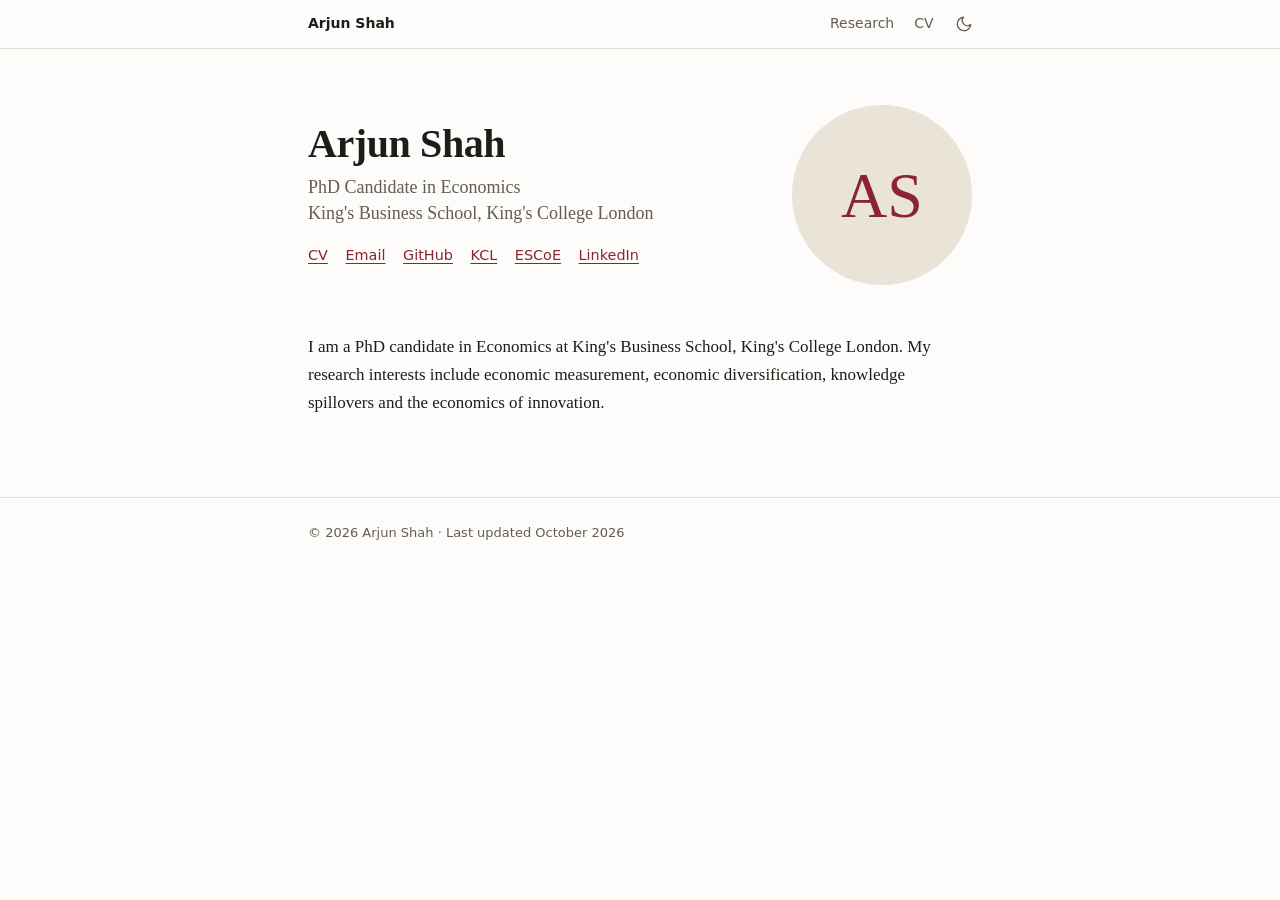
<file: index.html>
<!doctype html>
<html lang="en">
<head>
  <meta charset="utf-8">
  <meta name="viewport" content="width=device-width, initial-scale=1">

  <!-- EDIT: page title and description are what Google and link previews show -->
  <title>Arjun Shah | Economics PhD Candidate, King's Business School</title>
  <meta name="description" content="Arjun Shah is a PhD candidate in Economics at King's Business School, King's College London. Research on economic measurement, economic diversification, knowledge spillovers and the economics of innovation.">
  <meta name="author" content="Arjun Shah">

  <meta property="og:type" content="website">
  <meta property="og:title" content="Arjun Shah | Economics PhD Candidate, King's Business School">
  <meta property="og:description" content="PhD candidate in Economics at King's Business School, King's College London.">

  <link rel="icon" href="assets/favicon.svg" type="image/svg+xml">
  <link rel="stylesheet" href="style.css">
  <script src="theme.js"></script>
</head>
<body>
  <a class="skip-link" href="#main">Skip to content</a>

  <!-- EDIT: the nav and footer are repeated on both pages (index, research).
       Change them in both files. -->
  <nav class="site-nav" aria-label="Site">
    <div class="wrap">
      <a class="nav-name" href="index.html" aria-current="page">Arjun Shah</a>
      <ul>
        <li><a href="research.html">Research</a></li>
        <li><a href="assets/cv_arjunshah.pdf">CV</a></li>
        <!-- Light/dark mode switch. Hidden until theme.js loads, since it needs JavaScript. -->
        <li hidden>
          <button class="theme-toggle" type="button" aria-label="Switch to dark mode">
            <svg class="icon-moon" viewBox="0 0 24 24" fill="none" stroke="currentColor" stroke-width="1.75" stroke-linecap="round" stroke-linejoin="round" aria-hidden="true"><path d="M21 12.8A9 9 0 1 1 11.2 3a7 7 0 0 0 9.8 9.8z"/></svg>
            <svg class="icon-sun" viewBox="0 0 24 24" fill="none" stroke="currentColor" stroke-width="1.75" stroke-linecap="round" stroke-linejoin="round" aria-hidden="true"><circle cx="12" cy="12" r="4.5"/><path d="M12 2v2.5M12 19.5V22M2 12h2.5M19.5 12H22M4.9 4.9l1.8 1.8M17.3 17.3l1.8 1.8M4.9 19.1l1.8-1.8M17.3 6.7l1.8-1.8"/></svg>
          </button>
        </li>
      </ul>
    </div>
  </nav>

  <main id="main" class="wrap">

    <!-- ============ INTRO ============ -->
    <header class="intro">
      <div class="intro-text">
        <h1>Arjun Shah</h1>
        <p class="role">PhD Candidate in Economics<br>King's Business School, King's College London</p>

        <ul class="links">
          <li><a href="assets/cv_arjunshah.pdf">CV</a></li>
          <li><a href="mailto:arjun.1.shah@kcl.ac.uk">Email</a></li>
          <li><a href="https://github.com/arjunshah2">GitHub</a></li>
          <li><a href="https://www.kcl.ac.uk/people/arjun-shah">KCL</a></li>
          <li><a href="https://www.escoe.ac.uk/people/arjun-shah/">ESCoE</a></li>
          <li><a href="https://www.linkedin.com/in/arjun-shah-35264315/">LinkedIn</a></li>
        </ul>
      </div>
      <!-- EDIT: replace assets/photo.svg with your headshot (square, about 600x600) and update src -->
      <img class="portrait" src="assets/photo.svg" alt="Portrait of Arjun Shah" width="180" height="180">
    </header>

    <!-- ============ ABOUT ============ -->
    <section id="about" aria-labelledby="about-h">
      <h2 id="about-h" class="visually-hidden">About</h2>
      <p>
        I am a PhD candidate in Economics at King's Business School, King's College London.
        My research interests include economic measurement, economic diversification,
        knowledge spillovers and the economics of innovation.
      </p>
      <!-- EDIT: consider adding one sentence on your job market paper's question and main
           finding, and naming your advisor(s) -->
    </section>

  </main>

  <footer class="site-footer">
    <div class="wrap">
      <!-- EDIT: update the date whenever you change the site -->
      <p>© 2026 Arjun Shah · Last updated October 2026</p>
    </div>
  </footer>
</body>
</html>
</file>
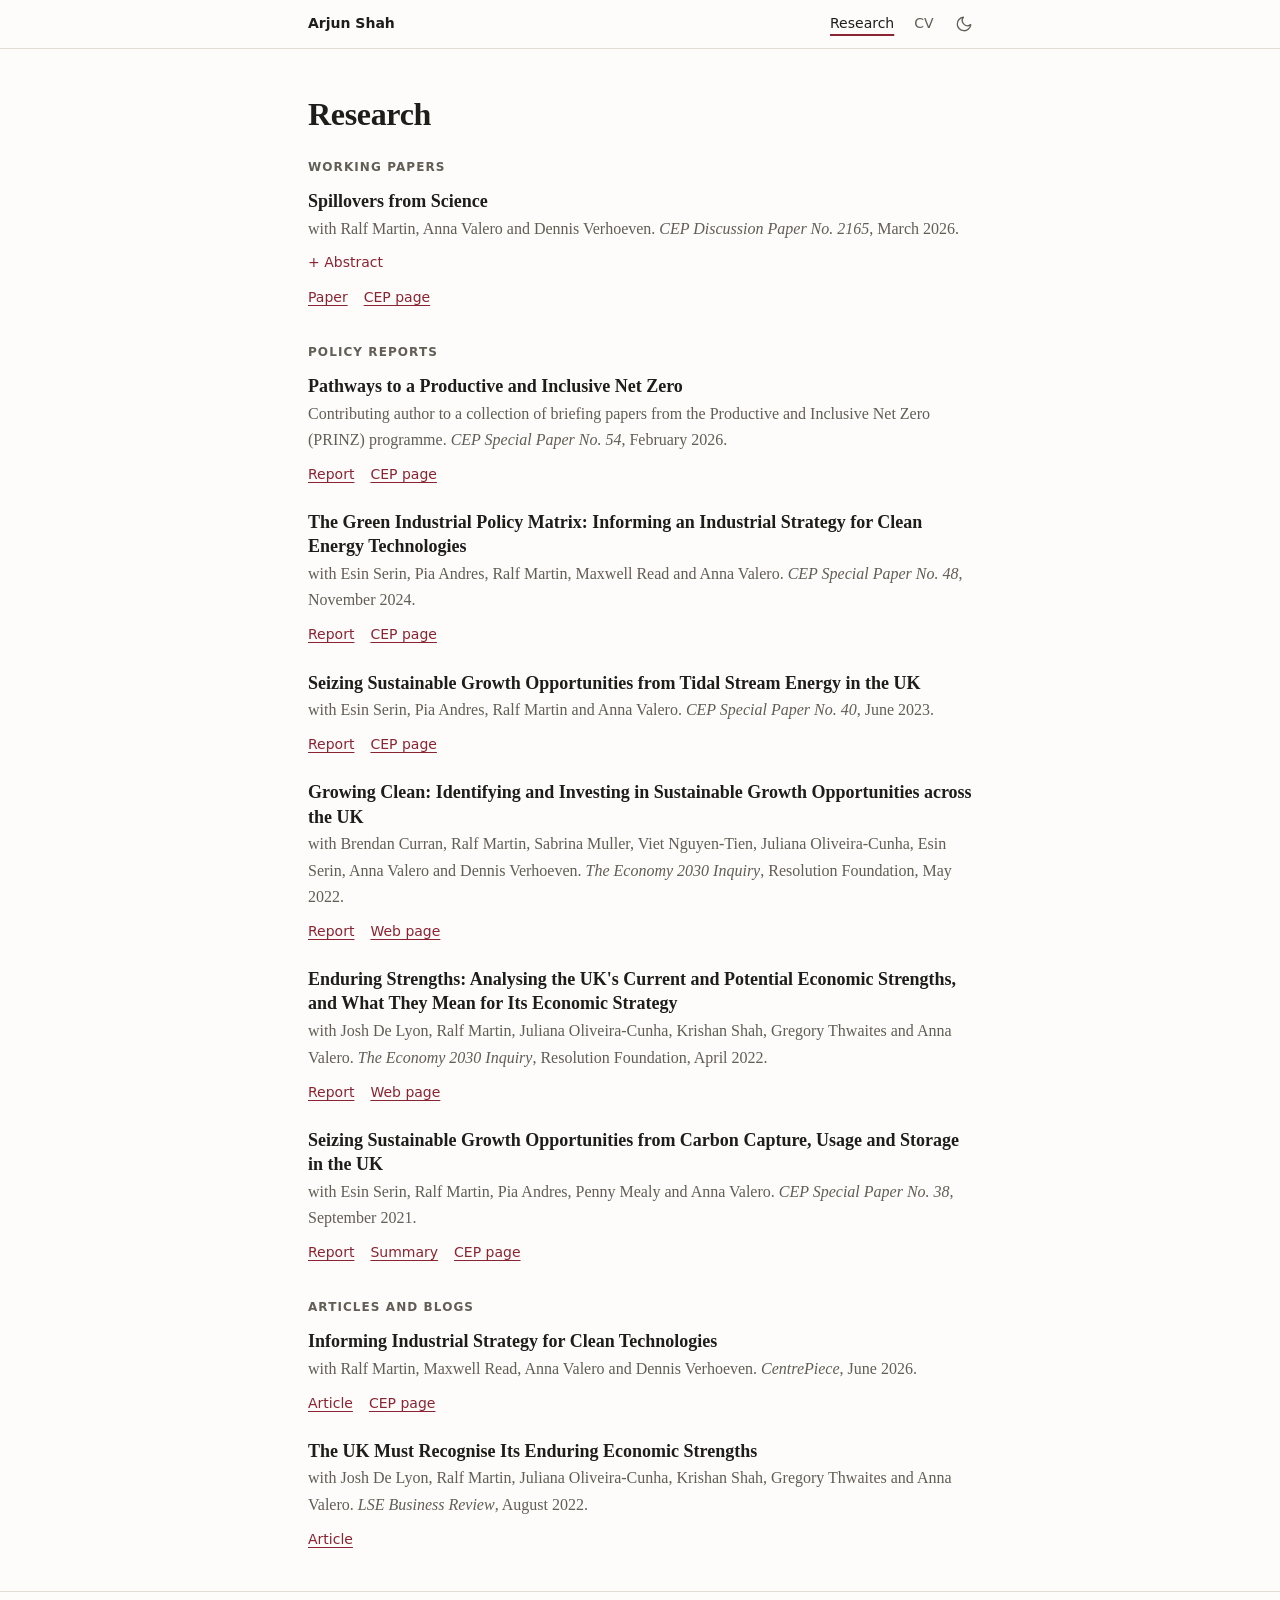
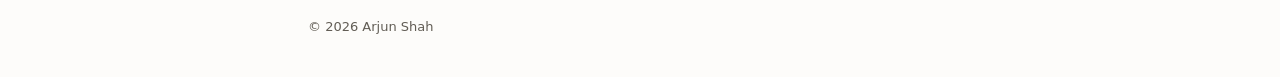
<file: research.html>
<!doctype html>
<html lang="en">
<head>
  <meta charset="utf-8">
  <meta name="viewport" content="width=device-width, initial-scale=1">

  <title>Research | Arjun Shah</title>
  <meta name="description" content="Research by Arjun Shah, PhD candidate in Economics at King's Business School, King's College London: working papers, publications, work in progress and policy reports.">
  <meta name="author" content="Arjun Shah">

  <meta property="og:type" content="website">
  <meta property="og:title" content="Research | Arjun Shah">
  <meta property="og:description" content="Working papers, publications, work in progress and policy reports.">

  <link rel="icon" href="assets/favicon.svg" type="image/svg+xml">
  <link rel="stylesheet" href="style.css">
  <script src="theme.js"></script>
</head>
<body>
  <a class="skip-link" href="#main">Skip to content</a>

  <nav class="site-nav" aria-label="Site">
    <div class="wrap">
      <a class="nav-name" href="index.html">Arjun Shah</a>
      <ul>
        <li><a href="research.html" aria-current="page">Research</a></li>
        <li><a href="assets/cv_arjunshah.pdf">CV</a></li>
        <!-- Light/dark mode switch. Hidden until theme.js loads, since it needs JavaScript. -->
        <li hidden>
          <button class="theme-toggle" type="button" aria-label="Switch to dark mode">
            <svg class="icon-moon" viewBox="0 0 24 24" fill="none" stroke="currentColor" stroke-width="1.75" stroke-linecap="round" stroke-linejoin="round" aria-hidden="true"><path d="M21 12.8A9 9 0 1 1 11.2 3a7 7 0 0 0 9.8 9.8z"/></svg>
            <svg class="icon-sun" viewBox="0 0 24 24" fill="none" stroke="currentColor" stroke-width="1.75" stroke-linecap="round" stroke-linejoin="round" aria-hidden="true"><circle cx="12" cy="12" r="4.5"/><path d="M12 2v2.5M12 19.5V22M2 12h2.5M19.5 12H22M4.9 4.9l1.8 1.8M17.3 17.3l1.8 1.8M4.9 19.1l1.8-1.8M17.3 6.7l1.8-1.8"/></svg>
          </button>
        </li>
      </ul>
    </div>
  </nav>

  <main id="main" class="wrap">
    <h1 class="page-title">Research</h1>

    <!--
    <h2 class="group">Job Market Paper</h2>
    <article class="paper featured">
      <h3>[Title of Your Job Market Paper]</h3>
      <p class="paper-meta">[Coauthors, or delete this line if solo-authored]</p>
      <p class="abstract">
        [Abstract, 100–150 words. State the question, what you do, and the headline result
        with a number in it. Readers skim this page in under a minute, so lead with the
        finding rather than the motivation.]
      </p>
      <ul class="paper-links">
        <li><a href="assets/jmp.pdf">Paper</a></li>
        <li><a href="assets/jmp-slides.pdf">Slides</a></li>
        <li><a href="https://github.com/YOUR_USERNAME/REPO">Code</a></li>
      </ul>
    </article>
    -->

    <h2 class="group">Working Papers</h2>
    <article class="paper">
      <h3>Spillovers from Science</h3>
      <p class="paper-meta">with Ralf Martin, Anna Valero and Dennis Verhoeven. <em>CEP Discussion Paper No. 2165</em>, March 2026.</p>
      <details>
        <summary>Abstract</summary>
        <p>
          Quantifying spillovers from scientific knowledge to technology is important for
          understanding the social returns to science and for designing policy. A key
          challenge is how to credit scientific work with the value generated in downstream
          technologies when ideas diffuse through chains of follow-on research. We propose a
          new measure, Science Rank, that uses the combined patent and paper citation
          network to assign a share of the private value of patented inventions to the
          scientific papers they directly or indirectly rely on. Validated against various
          types of scientific awards, the measure substantially outperforms direct
          patent-to-paper citation counts in identifying influential science. We document
          large heterogeneity in spillovers across countries, disciplines, and institutions.
          The US emerges from our analysis as a powerhouse of science spillovers, benefiting
          both domestic and foreign technology development. We apply our methodology to
          examine how different countries and individual institutions contribute to
          innovation that addresses global challenges such as climate change or more equal
          economic development. We find that a relatively large share of the total value
          generated by research in Lower and Middle Income Country (LMIC) feeds into climate
          change related innovation. We also highlight countries and institutions that are
          making particular contributions to LMIC innovation.
        </p>
      </details>
      <ul class="paper-links">
        <li><a href="https://cep.lse.ac.uk/pubs/download/dp2165.pdf">Paper</a></li>
        <li><a href="https://cep.lse.ac.uk/_new/publications/abstract.asp?index=12101">CEP page</a></li>
      </ul>
    </article>

    <!--
    <article class="paper">
      <h3>[Working Paper Title]</h3>
      <p class="paper-meta">with [Coauthor]. <em>[Status, e.g. Draft available on request]</em></p>
      <details>
        <summary>Abstract</summary>
        <p>[Abstract.]</p>
      </details>
    </article>
    -->

    <!--
    <h2 class="group">Publications</h2>
    <article class="paper">
      <h3>[Published Paper Title]</h3>
      <p class="paper-meta">with [Coauthor]. <em>[Journal or Conference]</em>, [Year].</p>
      <details>
        <summary>Abstract</summary>
        <p>[Abstract.]</p>
      </details>
      <ul class="paper-links">
        <li><a href="#">Published version</a></li>
        <li><a href="#">Preprint</a></li>
      </ul>
    </article>
    -->

    <!--
    <h2 class="group">Work in Progress</h2>
    <ul class="plain-list">
      <li>[Project Title], with [Coauthor]</li>
      <li>[Project Title]</li>
    </ul>
    -->

    <h2 class="group">Policy Reports</h2>
    <article class="paper">
      <h3>Pathways to a Productive and Inclusive Net Zero</h3>
      <p class="paper-meta">Contributing author to a collection of briefing papers from the Productive and Inclusive Net Zero (PRINZ) programme. <em>CEP Special Paper No. 54</em>, February 2026.</p>
      <ul class="paper-links">
        <li><a href="https://cep.lse.ac.uk/pubs/download/special/cepsp54.pdf">Report</a></li>
        <li><a href="https://cep.lse.ac.uk/_new/publications/abstract.asp?index=12029">CEP page</a></li>
      </ul>
    </article>

    <article class="paper">
      <h3>The Green Industrial Policy Matrix: Informing an Industrial Strategy for Clean Energy Technologies</h3>
      <p class="paper-meta">with Esin Serin, Pia Andres, Ralf Martin, Maxwell Read and Anna Valero. <em>CEP Special Paper No. 48</em>, November 2024.</p>
      <ul class="paper-links">
        <li><a href="https://cep.lse.ac.uk/pubs/download/special/cepsp48.pdf">Report</a></li>
        <li><a href="https://cep.lse.ac.uk/_new/publications/abstract.asp?index=11272">CEP page</a></li>
      </ul>
    </article>

    <article class="paper">
      <h3>Seizing Sustainable Growth Opportunities from Tidal Stream Energy in the UK</h3>
      <p class="paper-meta">with Esin Serin, Pia Andres, Ralf Martin and Anna Valero. <em>CEP Special Paper No. 40</em>, June 2023.</p>
      <ul class="paper-links">
        <li><a href="https://cep.lse.ac.uk/pubs/download/special/cepsp40.pdf">Report</a></li>
        <li><a href="https://cep.lse.ac.uk/_new/publications/abstract.asp?index=10239">CEP page</a></li>
      </ul>
    </article>

    <article class="paper">
      <h3>Growing Clean: Identifying and Investing in Sustainable Growth Opportunities across the UK</h3>
      <p class="paper-meta">with Brendan Curran, Ralf Martin, Sabrina Muller, Viet Nguyen-Tien, Juliana Oliveira-Cunha, Esin Serin, Anna Valero and Dennis Verhoeven. <em>The Economy 2030 Inquiry</em>, Resolution Foundation, May 2022.</p>
      <ul class="paper-links">
        <li><a href="https://economy2030.resolutionfoundation.org/wp-content/uploads/2022/05/Growing_clean_report.pdf">Report</a></li>
        <li><a href="https://economy2030.resolutionfoundation.org/reports/growing-clean/">Web page</a></li>
      </ul>
    </article>

    <article class="paper">
      <h3>Enduring Strengths: Analysing the UK's Current and Potential Economic Strengths, and What They Mean for Its Economic Strategy</h3>
      <p class="paper-meta">with Josh De Lyon, Ralf Martin, Juliana Oliveira-Cunha, Krishan Shah, Gregory Thwaites and Anna Valero. <em>The Economy 2030 Inquiry</em>, Resolution Foundation, April 2022.</p>
      <ul class="paper-links">
        <li><a href="https://economy2030.resolutionfoundation.org/wp-content/uploads/2022/04/Enduring_strengths.pdf">Report</a></li>
        <li><a href="https://economy2030.resolutionfoundation.org/reports/enduring-strengths/">Web page</a></li>
      </ul>
    </article>

    <article class="paper">
      <h3>Seizing Sustainable Growth Opportunities from Carbon Capture, Usage and Storage in the UK</h3>
      <p class="paper-meta">with Esin Serin, Ralf Martin, Pia Andres, Penny Mealy and Anna Valero. <em>CEP Special Paper No. 38</em>, September 2021.</p>
      <ul class="paper-links">
        <li><a href="https://cep.lse.ac.uk/pubs/download/special/cepsp38.pdf">Report</a></li>
        <li><a href="https://cep.lse.ac.uk/pubs/download/special/cepsp38_summary.pdf">Summary</a></li>
        <li><a href="https://cep.lse.ac.uk/_new/publications/abstract.asp?index=8500">CEP page</a></li>
      </ul>
    </article>

    <h2 class="group">Articles and Blogs</h2>
    <article class="paper">
      <h3>Informing Industrial Strategy for Clean Technologies</h3>
      <p class="paper-meta">with Ralf Martin, Maxwell Read, Anna Valero and Dennis Verhoeven. <em>CentrePiece</em>, June 2026.</p>
      <ul class="paper-links">
        <li><a href="https://cep.lse.ac.uk/pubs/download/cp734.pdf">Article</a></li>
        <li><a href="https://cep.lse.ac.uk/_new/publications/abstract.asp?index=12312">CEP page</a></li>
      </ul>
    </article>

    <article class="paper">
      <h3>The UK Must Recognise Its Enduring Economic Strengths</h3>
      <p class="paper-meta">with Josh De Lyon, Ralf Martin, Juliana Oliveira-Cunha, Krishan Shah, Gregory Thwaites and Anna Valero. <em>LSE Business Review</em>, August 2022.</p>
      <ul class="paper-links">
        <li><a href="https://blogs.lse.ac.uk/businessreview/2022/08/25/the-uk-must-recognise-its-enduring-economic-strengths/">Article</a></li>
      </ul>
    </article>
  </main>

  <footer class="site-footer">
    <div class="wrap">
      <p>© 2026 Arjun Shah</p>
    </div>
  </footer>
</body>
</html>
</file>
<file: style.css>
/* Colours and type. Change --accent to restyle the whole site. */
:root {
  color-scheme: light dark;

  --bg: #fdfcfa;
  --surface: #f5f2ec;
  --ink: #1f1d1a;
  --muted: #625d55;
  --rule: #e2ddd3;
  --accent: #8a2432;

  --serif: Charter, "Bitstream Charter", "Sitka Text", Cambria, Georgia, serif;
  --sans: system-ui, -apple-system, "Segoe UI", Roboto, "Helvetica Neue", Arial, sans-serif;

  --measure: 44rem;
  --gutter: 1.25rem;
}

/* Dark colours apply when the visitor's system asks for them, or when picked with the
   toggle (theme.js sets data-theme on <html>). Keep the two blocks below identical. */
@media (prefers-color-scheme: dark) {
  :root:not([data-theme="light"]) {
    --bg: #17161a;
    --surface: #201f24;
    --ink: #e9e6e0;
    --muted: #a39e95;
    --rule: #34323a;
    --accent: #e39aa4;
  }
}

:root[data-theme="dark"] {
  color-scheme: dark;

  --bg: #17161a;
  --surface: #201f24;
  --ink: #e9e6e0;
  --muted: #a39e95;
  --rule: #34323a;
  --accent: #e39aa4;
}

:root[data-theme="light"] {
  color-scheme: light;
}

*,
*::before,
*::after {
  box-sizing: border-box;
}

html {
  scroll-behavior: smooth;
  scroll-padding-top: 4rem;
  -webkit-text-size-adjust: 100%;
}

@media (prefers-reduced-motion: reduce) {
  html {
    scroll-behavior: auto;
  }
}

body {
  margin: 0;
  background: var(--bg);
  color: var(--ink);
  font-family: var(--serif);
  font-size: 1.0625rem;
  line-height: 1.65;
}

.wrap {
  max-width: var(--measure);
  margin: 0 auto;
  padding: 0 var(--gutter);
}

a {
  color: var(--accent);
  text-decoration-thickness: 1px;
  text-underline-offset: 0.18em;
}

a:hover {
  text-decoration-thickness: 2px;
}

a:focus-visible,
button:focus-visible,
summary:focus-visible {
  outline: 2px solid var(--accent);
  outline-offset: 3px;
  border-radius: 2px;
}

.visually-hidden {
  position: absolute;
  width: 1px;
  height: 1px;
  overflow: hidden;
  clip-path: inset(50%);
  white-space: nowrap;
}

.skip-link {
  position: absolute;
  left: -999px;
  top: 0;
  padding: 0.5rem 0.75rem;
  background: var(--ink);
  color: var(--bg);
  font-family: var(--sans);
  font-size: 0.875rem;
  z-index: 10;
}

.skip-link:focus {
  left: 0.5rem;
  top: 0.5rem;
}

/* ---------- Navigation ---------- */

.site-nav {
  position: sticky;
  top: 0;
  z-index: 5;
  background: var(--bg);
  border-bottom: 1px solid var(--rule);
  font-family: var(--sans);
  font-size: 0.875rem;
}

.site-nav .wrap {
  display: flex;
  align-items: center;
  justify-content: space-between;
  gap: 1rem;
  min-height: 3rem;
}

.site-nav a {
  color: var(--muted);
  text-decoration: none;
}

.site-nav a:hover {
  color: var(--accent);
}

.site-nav a[aria-current="page"] {
  color: var(--ink);
}

.site-nav li a[aria-current="page"] {
  text-decoration: underline;
  text-decoration-color: var(--accent);
  text-decoration-thickness: 2px;
  text-underline-offset: 0.4em;
}

.nav-name {
  font-weight: 600;
  white-space: nowrap;
}

.site-nav .nav-name {
  color: var(--ink);
}

.site-nav ul {
  display: flex;
  align-items: center;
  gap: 1.25rem;
  margin: 0;
  padding: 0;
  list-style: none;
}

.theme-toggle {
  display: flex;
  align-items: center;
  justify-content: center;
  width: 2rem;
  height: 2rem;
  margin: 0 -0.5rem 0 -0.35rem;
  padding: 0;
  border: 0;
  background: none;
  color: var(--muted);
  cursor: pointer;
}

.theme-toggle:hover {
  color: var(--accent);
}

.theme-toggle svg {
  width: 1.125rem;
  height: 1.125rem;
}

.theme-toggle .icon-sun,
:root[data-theme="dark"] .theme-toggle .icon-moon {
  display: none;
}

:root[data-theme="dark"] .theme-toggle .icon-sun {
  display: block;
}

/* ---------- Intro ---------- */

.intro {
  display: flex;
  align-items: center;
  justify-content: space-between;
  gap: 2rem;
  padding: 3.5rem 0 1.5rem;
}

h1 {
  margin: 0 0 0.5rem;
  font-size: 2.5rem;
  font-weight: 600;
  line-height: 1.1;
  letter-spacing: -0.01em;
  text-wrap: balance;
}

.page-title {
  margin: 3rem 0 1.75rem;
  font-size: 2rem;
}

.role {
  margin: 0;
  color: var(--muted);
  font-size: 1.125rem;
  line-height: 1.45;
}

.links {
  display: flex;
  flex-wrap: wrap;
  gap: 0.35rem 1.1rem;
  margin: 1.1rem 0 0;
  padding: 0;
  list-style: none;
  font-family: var(--sans);
  font-size: 0.9rem;
}

.portrait {
  flex: none;
  width: 180px;
  height: 180px;
  border-radius: 50%;
  object-fit: cover;
  background: var(--surface);
}

/* ---------- Sections ---------- */

section {
  padding: 1.5rem 0;
}

section + section {
  border-top: 1px solid var(--rule);
  margin-top: 1rem;
  padding-top: 2.25rem;
}

h2 {
  margin: 0 0 1.25rem;
  font-size: 1.5rem;
  font-weight: 600;
  line-height: 1.2;
}

.group {
  margin: 2.25rem 0 0.9rem;
  color: var(--muted);
  font-family: var(--sans);
  font-size: 0.75rem;
  font-weight: 600;
  letter-spacing: 0.09em;
  text-transform: uppercase;
}

.page-title + .group {
  margin-top: 0;
}

p {
  margin: 0 0 1rem;
}

.fields {
  font-size: 1rem;
}

/* ---------- Papers ---------- */

.paper {
  margin-bottom: 1.5rem;
}

.paper h3 {
  margin: 0;
  font-size: 1.125rem;
  font-weight: 600;
  line-height: 1.35;
}

.paper-meta {
  margin: 0.15rem 0 0;
  color: var(--muted);
  font-size: 1rem;
}

.paper.featured {
  padding: 1.25rem 1.4rem;
  border-left: 3px solid var(--accent);
  background: var(--surface);
}

.paper.featured h3 {
  font-size: 1.3rem;
}

.abstract {
  margin: 0.75rem 0 0;
  font-size: 1rem;
}

details {
  margin-top: 0.4rem;
}

summary {
  display: inline-block;
  color: var(--accent);
  cursor: pointer;
  font-family: var(--sans);
  font-size: 0.875rem;
  list-style: none;
}

summary::-webkit-details-marker {
  display: none;
}

summary::before {
  content: "+ ";
}

details[open] summary::before {
  content: "\2212  ";
}

details p {
  margin: 0.5rem 0 0;
  padding-left: 1rem;
  border-left: 2px solid var(--rule);
  font-size: 1rem;
}

.paper-links {
  display: flex;
  flex-wrap: wrap;
  gap: 0.25rem 1rem;
  margin: 0.6rem 0 0;
  padding: 0;
  list-style: none;
  font-family: var(--sans);
  font-size: 0.875rem;
}

.plain-list {
  margin: 0;
  padding-left: 1.1rem;
}

.plain-list li {
  margin-bottom: 0.35rem;
}

/* ---------- Footer ---------- */

.site-footer {
  margin-top: 2.5rem;
  padding: 1.5rem 0 2.5rem;
  border-top: 1px solid var(--rule);
  color: var(--muted);
  font-family: var(--sans);
  font-size: 0.8125rem;
}

.site-footer p {
  margin: 0;
}

/* ---------- Small screens ---------- */

@media (max-width: 40rem) {
  body {
    font-size: 1rem;
  }

  .intro {
    flex-direction: column-reverse;
    align-items: flex-start;
    gap: 1.5rem;
    padding-top: 2.25rem;
  }

  .portrait {
    width: 128px;
    height: 128px;
  }

  h1 {
    font-size: 2rem;
  }

  .page-title {
    margin-top: 2.25rem;
    font-size: 1.75rem;
  }

  .site-nav {
    position: static;
  }

  .site-nav .wrap {
    flex-wrap: wrap;
    gap: 0.25rem 1rem;
    padding-top: 0.65rem;
    padding-bottom: 0.65rem;
  }

  .site-nav ul {
    flex-wrap: wrap;
    gap: 0.25rem 1.1rem;
  }

  .paper.featured {
    padding: 1rem 1.1rem;
  }
}

/* ---------- Print ---------- */

@media print {
  :root[data-theme="dark"] {
    --bg: #fdfcfa;
    --surface: #f5f2ec;
    --ink: #1f1d1a;
    --muted: #625d55;
    --rule: #e2ddd3;
    --accent: #8a2432;
  }

  .site-nav,
  .skip-link {
    display: none;
  }

  body {
    font-size: 11pt;
  }

  a {
    color: inherit;
  }
}
</file>
